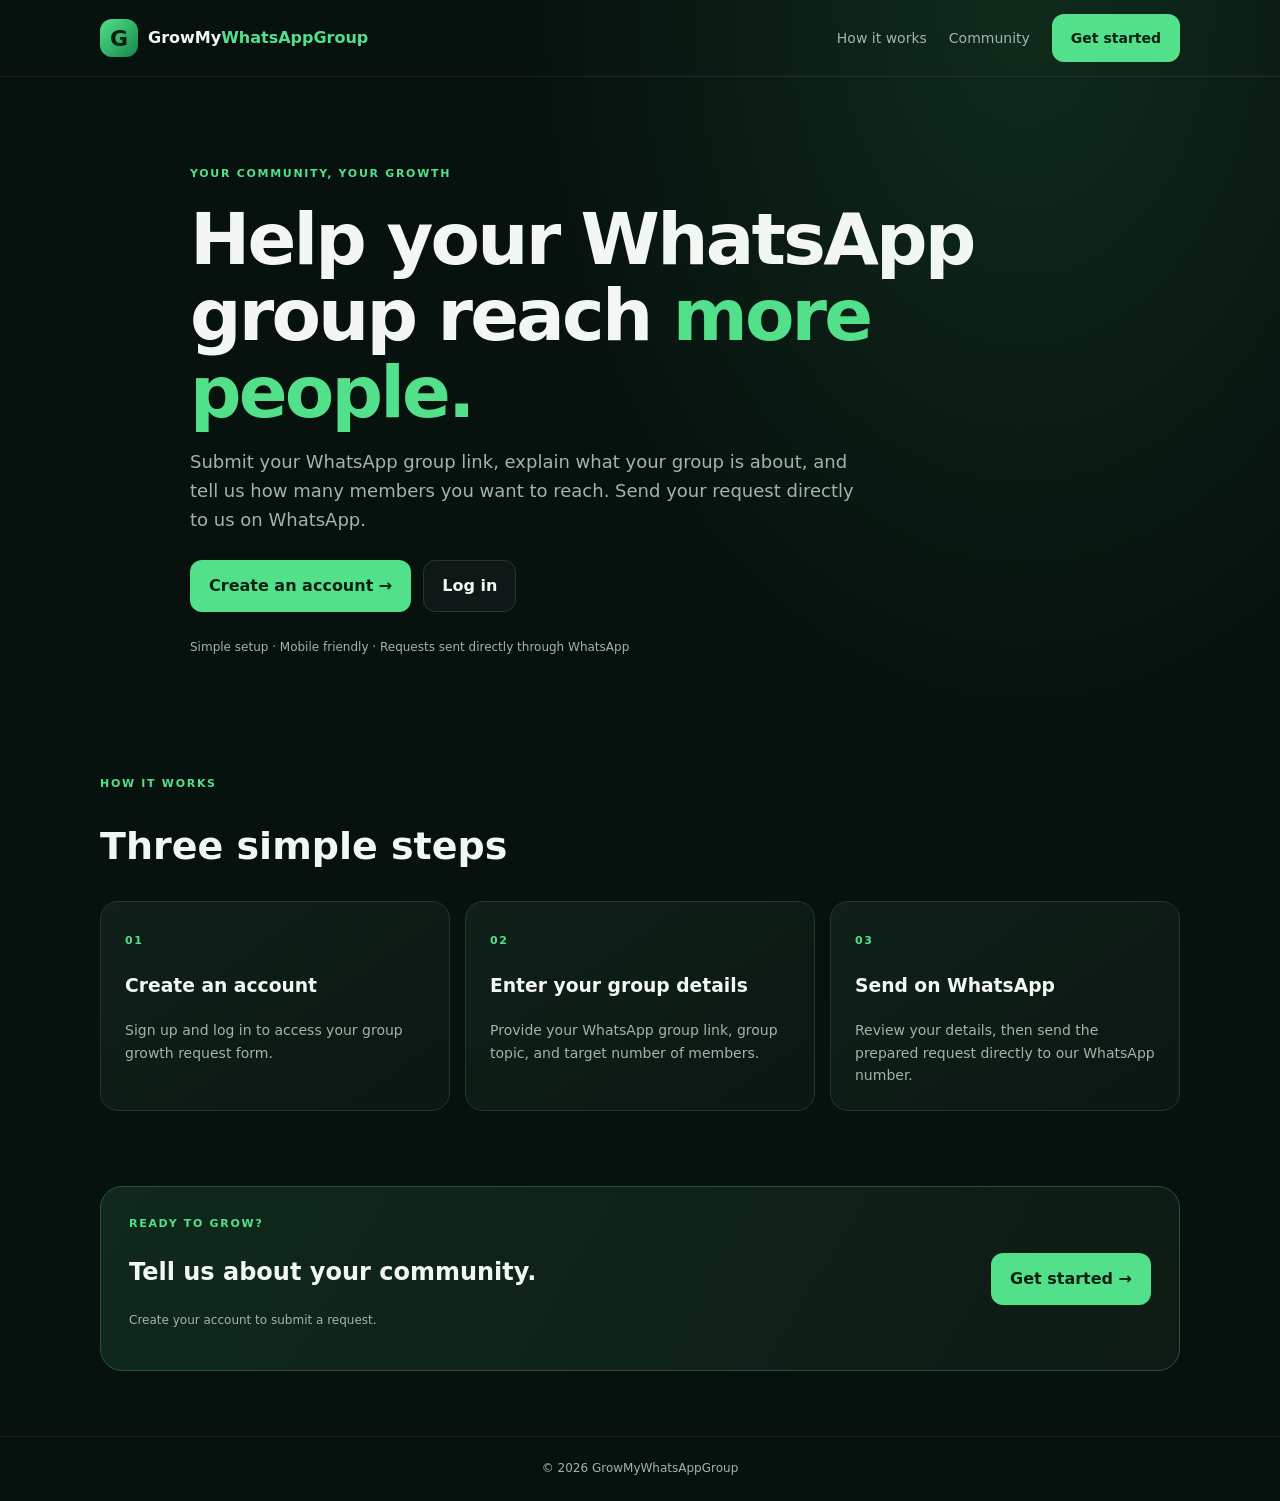
<file: index.html>
<!DOCTYPE html>
<html lang="en">
<head>
<meta charset="UTF-8">
<meta name="viewport" content="width=device-width, initial-scale=1">
<meta name="theme-color" content="#07110e">
<title>GrowMyWhatsAppGroup — Grow your community</title>
<style>
:root{--bg:#07110e;--panel:#0d1d17;--panel2:#10251b;--line:#20392d;--text:#f2f7f3;--muted:#a2b5a9;--green:#52e08b;--green2:#25b765}
*{box-sizing:border-box}html{scroll-behavior:smooth}body{margin:0;background:radial-gradient(ellipse at 80% 0%,#102b1c 0,transparent 35%),var(--bg);color:var(--text);font-family:Inter,system-ui,-apple-system,"Segoe UI",sans-serif;line-height:1.6}a{color:inherit;text-decoration:none}.wrap{width:min(1080px,calc(100% - 36px));margin:auto}.topbar{min-height:76px;padding:14px max(18px,calc((100% - 1080px)/2));display:flex;align-items:center;justify-content:space-between;border-bottom:1px solid #ffffff12;gap:18px}.brand{display:flex;align-items:center;gap:10px;font-weight:800}.mark{display:grid;place-items:center;width:38px;height:38px;border-radius:12px;background:linear-gradient(135deg,var(--green),#15884a);color:#062012;font-size:22px;font-weight:900}.topbar nav{display:flex;gap:22px;align-items:center;color:var(--muted);font-size:14px}.btn{display:inline-flex;align-items:center;justify-content:center;gap:9px;padding:12px 18px;border:1px solid transparent;border-radius:12px;font-weight:750;cursor:pointer}.primary{background:var(--green);color:#062012}.secondary{border-color:var(--line);background:#ffffff08;color:var(--text)}.hero{padding:88px 0 68px;max-width:900px}.eyebrow{color:var(--green);font-size:11px;font-weight:800;letter-spacing:1.7px}.hero h1{font-size:clamp(40px,7vw,72px);line-height:1.06;letter-spacing:-2.8px;margin:18px 0}.green{color:var(--green)}.lead{font-size:18px;color:var(--muted);max-width:680px}.actions{display:flex;gap:12px;flex-wrap:wrap;margin:26px 0}.note{font-size:12px;color:var(--muted)}.section{padding:38px 0 75px}.section h2{font-size:clamp(27px,4vw,38px);line-height:1.2}.grid{display:grid;grid-template-columns:repeat(3,1fr);gap:15px}.card{padding:24px;border:1px solid var(--line);border-radius:18px;background:linear-gradient(145deg,#102019,#0b1712)}.card p{color:var(--muted);font-size:14px;margin-bottom:0}.community{display:flex;justify-content:space-between;align-items:center;gap:24px;padding:28px;margin-bottom:65px;border:1px solid #2b513b;border-radius:22px;background:linear-gradient(120deg,#10291c,#0d1b14)}footer{border-top:1px solid #ffffff12;padding:22px 18px;color:var(--muted);font-size:12px;text-align:center}@media(max-width:650px){.topbar{padding:12px 18px}.topbar nav{gap:12px}.topbar nav a:not(.navbutton){display:none}.hero{padding:65px 0 42px}.hero h1{letter-spacing:-1.5px}.lead{font-size:16px}.grid{grid-template-columns:1fr}.community{align-items:flex-start;flex-direction:column}.section{padding:25px 0 50px}}
</style>
</head>
<body>
<header class="topbar">
<a class="brand" href="index.html"><span class="mark">G</span><span>GrowMy<span class="green">WhatsAppGroup</span></span></a>
<nav><a href="#how">How it works</a><a href="#community">Community</a><a class="btn primary navbutton" href="signup.html">Get started</a></nav>
</header>
<main>
<section class="hero wrap">
<div class="eyebrow">YOUR COMMUNITY, YOUR GROWTH</div>
<h1>Help your WhatsApp group reach <span class="green">more people.</span></h1>
<p class="lead">Submit your WhatsApp group link, explain what your group is about, and tell us how many members you want to reach. Send your request directly to us on WhatsApp.</p>
<div class="actions"><a class="btn primary" href="signup.html">Create an account →</a><a class="btn secondary" href="login.html">Log in</a></div>
<p class="note">Simple setup · Mobile friendly · Requests sent directly through WhatsApp</p>
</section>
<section class="section wrap" id="how">
<div class="eyebrow">HOW IT WORKS</div><h2>Three simple steps</h2>
<div class="grid">
<article class="card"><span class="eyebrow">01</span><h3>Create an account</h3><p>Sign up and log in to access your group growth request form.</p></article>
<article class="card"><span class="eyebrow">02</span><h3>Enter your group details</h3><p>Provide your WhatsApp group link, group topic, and target number of members.</p></article>
<article class="card"><span class="eyebrow">03</span><h3>Send on WhatsApp</h3><p>Review your details, then send the prepared request directly to our WhatsApp number.</p></article>
</div>
</section>
<section class="community wrap" id="community"><div><div class="eyebrow">READY TO GROW?</div><h2>Tell us about your community.</h2><p class="note">Create your account to submit a request.</p></div><a class="btn primary" href="signup.html">Get started →</a></section>
</main>
<footer>© <span id="year"></span> GrowMyWhatsAppGroup</footer>
<script>document.getElementById('year').textContent=new Date().getFullYear();</script>
</body>
</html>
</file>
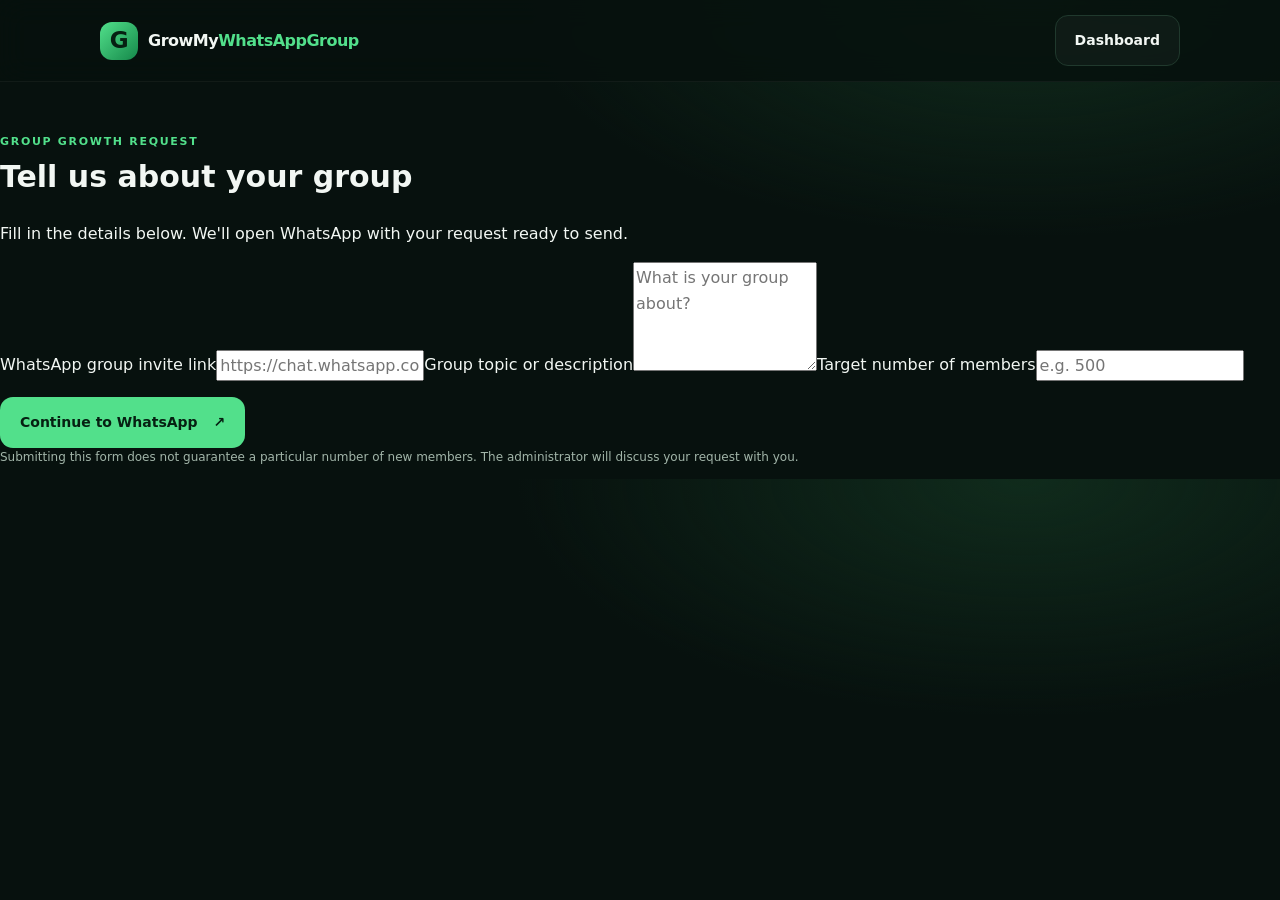
<file: grow.html>
<!DOCTYPE html>
<html lang="en"><head><meta charset="UTF-8"><meta name="viewport" content="width=device-width, initial-scale=1.0"><meta name="theme-color" content="#071b14"><title>Group growth request — GrowMyWhatsAppGroup</title><link rel="stylesheet" href="style.css"><link rel="stylesheet" href="dashboard.css"></head>
<body><header class="topbar"><a class="brand" href="dashboard.html"><span class="brand-mark">G</span><span>GrowMy<span class="green">WhatsAppGroup</span></span></a><a class="button secondary small" href="dashboard.html">Dashboard</a></header><main class="auth-shell grow-shell"><div class="auth-card"><span class="eyebrow">GROUP GROWTH REQUEST</span><h1>Tell us about your group</h1><p class="muted">Fill in the details below. We'll open WhatsApp with your request ready to send.</p>
<form id="growthForm"><label for="groupLink">WhatsApp group invite link</label><input id="groupLink" type="url" placeholder="https://chat.whatsapp.com/..." required><label for="groupTopic">Group topic or description</label><textarea id="groupTopic" rows="4" placeholder="What is your group about?" required></textarea><label for="targetMembers">Target number of members</label><input id="targetMembers" type="number" min="1" step="1" placeholder="e.g. 500" required><p id="growthMessage" class="form-message" role="status"></p><button class="button primary full" type="submit">Continue to WhatsApp <span>↗</span></button></form><p class="tiny-note">Submitting this form does not guarantee a particular number of new members. The administrator will discuss your request with you.</p></div></main><script type="module" src="grow.js"></script></body></html>
</file>
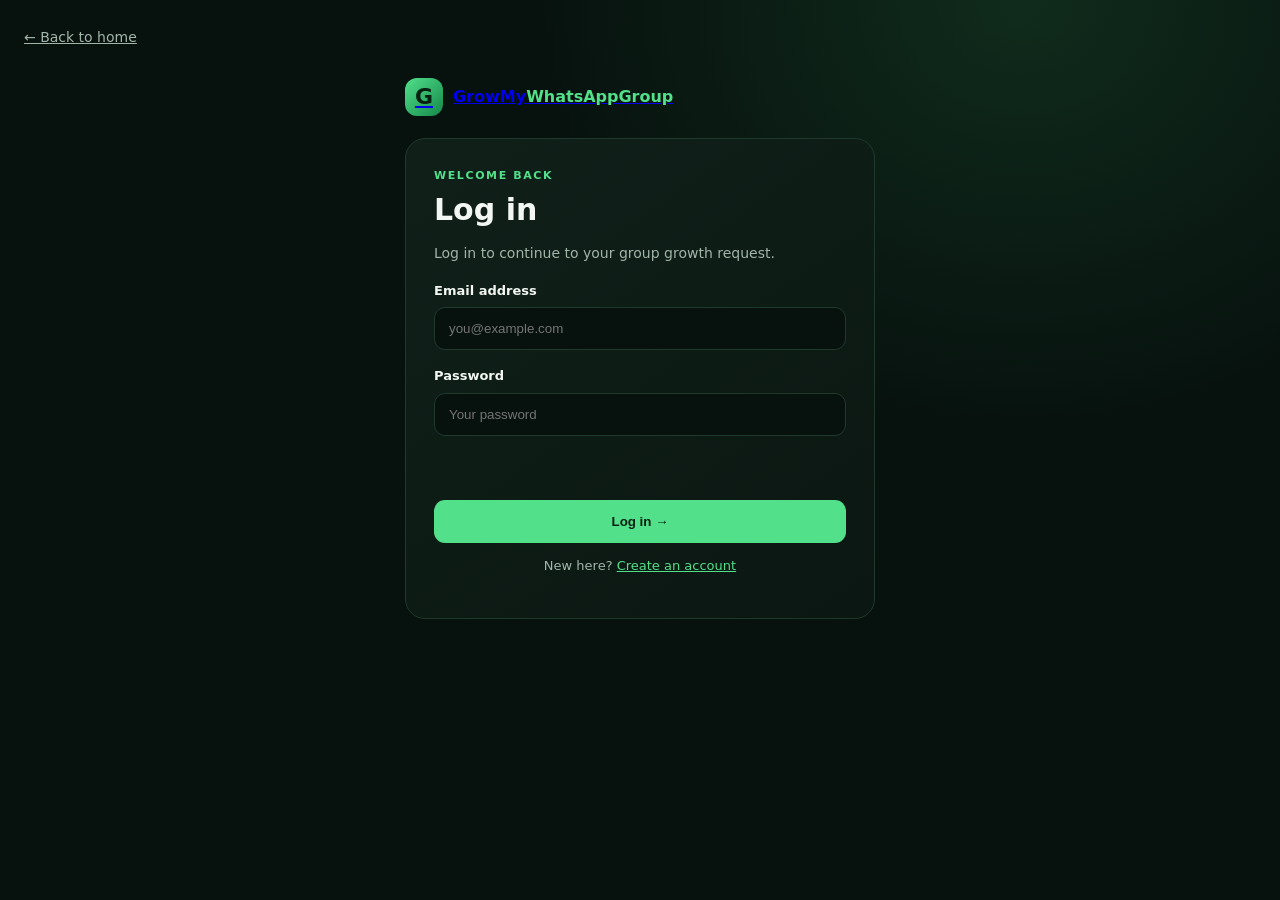
<file: login (1).html>
<!DOCTYPE html>
<html lang="en"><head><meta charset="UTF-8"><meta name="viewport" content="width=device-width,initial-scale=1"><meta name="theme-color" content="#07110e"><title>Log in — GrowMyWhatsAppGroup</title>
<style>
:root{--bg:#07110e;--line:#20392d;--text:#f2f7f3;--muted:#a2b5a9;--green:#52e08b}*{box-sizing:border-box}body{margin:0;min-height:100vh;background:radial-gradient(ellipse at 80% 0%,#102b1c 0,transparent 35%),var(--bg);color:var(--text);font-family:Inter,system-ui,-apple-system,"Segoe UI",sans-serif;line-height:1.6;padding:24px}.back{color:var(--muted);font-size:14px}.shell{width:min(470px,100%);margin:28px auto}.brand{display:flex;align-items:center;gap:10px;font-weight:800;margin-bottom:22px}.mark{display:grid;place-items:center;width:38px;height:38px;border-radius:12px;background:linear-gradient(135deg,var(--green),#15884a);color:#062012;font-size:22px;font-weight:900}.green{color:var(--green)}.card{border:1px solid var(--line);background:linear-gradient(145deg,#102019,#0b1712);padding:28px;border-radius:20px}.eyebrow{font-size:11px;font-weight:800;letter-spacing:1.6px;color:var(--green)}h1{font-size:30px;line-height:1.2;margin:8px 0}p{color:var(--muted);font-size:14px}label{display:block;font-size:13px;font-weight:700;margin:16px 0 6px}input{width:100%;padding:13px 14px;border-radius:11px;border:1px solid var(--line);background:#07110e;color:var(--text);outline:none}input:focus{border-color:var(--green)}.btn{width:100%;border:0;border-radius:11px;background:var(--green);color:#062012;font-weight:800;padding:14px;margin-top:20px;cursor:pointer}.message{font-size:13px;color:#ffb5a8;min-height:18px}.switch{text-align:center;font-size:13px}.switch a{color:var(--green)}
</style></head><body><a class="back" href="index.html">← Back to home</a><main class="shell"><a class="brand" href="index.html"><span class="mark">G</span><span>GrowMy<span class="green">WhatsAppGroup</span></span></a><section class="card"><div class="eyebrow">WELCOME BACK</div><h1>Log in</h1><p>Log in to continue to your group growth request.</p><form id="loginForm"><label for="email">Email address</label><input id="email" type="email" autocomplete="email" required placeholder="you@example.com"><label for="password">Password</label><input id="password" type="password" autocomplete="current-password" required placeholder="Your password"><p id="message" class="message" role="status"></p><button class="btn" type="submit">Log in →</button></form><p class="switch">New here? <a href="signup.html">Create an account</a></p></section></main>
<script>
document.getElementById('loginForm').addEventListener('submit',function(e){e.preventDefault();const account=JSON.parse(localStorage.getItem('gwwg_demo_account')||'null'),email=document.getElementById('email').value.trim().toLowerCase(),password=document.getElementById('password').value,msg=document.getElementById('message');if(!account){msg.textContent='No demo account found in this browser. Please sign up first.';return}if(account.email!==email||account.password!==password){msg.textContent='Email or password is incorrect.';return}localStorage.setItem('gwwg_logged_in',email);window.location.href='dashboard.html';});
</script></body></html>
</file>
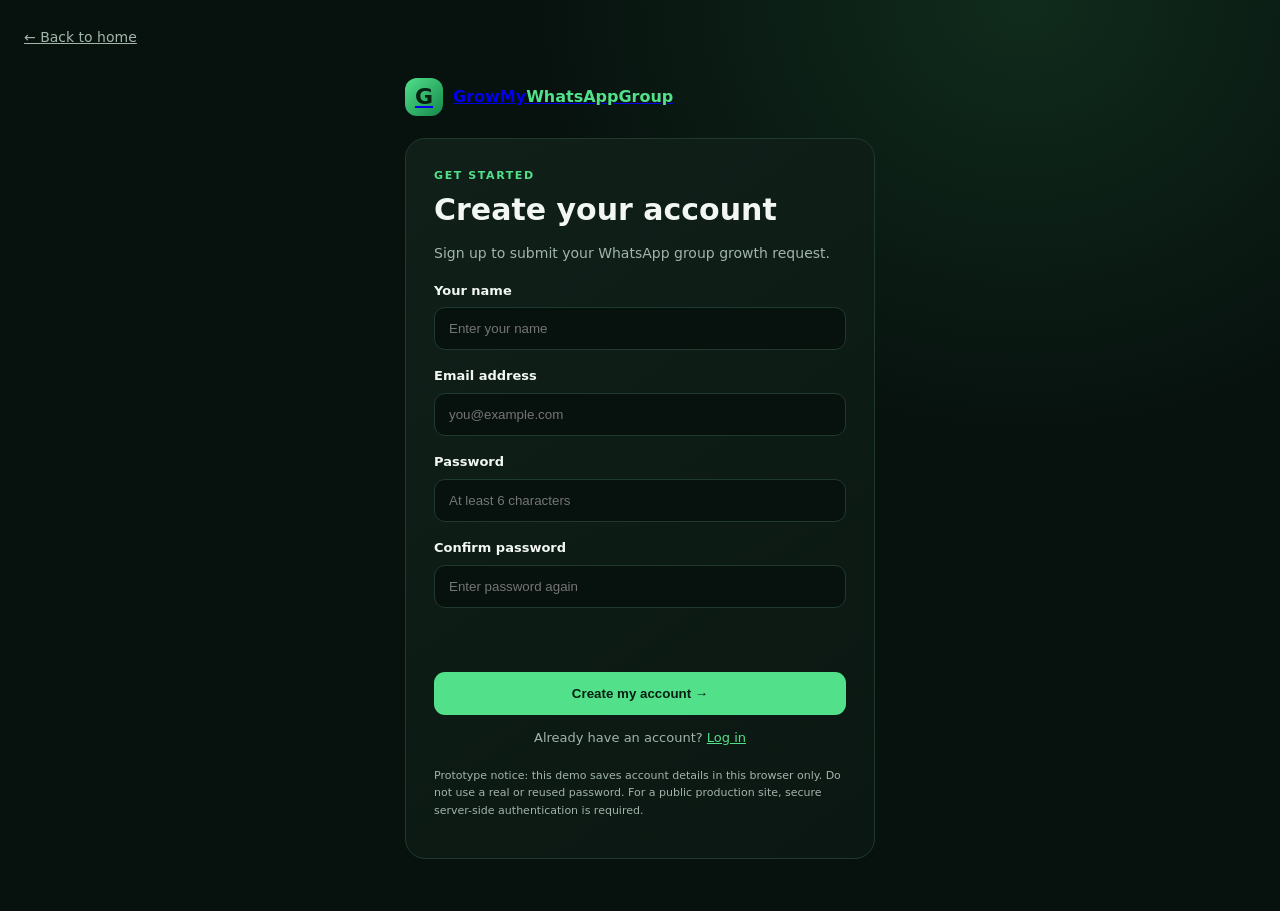
<file: signup.html>
<!DOCTYPE html>
<html lang="en"><head><meta charset="UTF-8"><meta name="viewport" content="width=device-width,initial-scale=1"><meta name="theme-color" content="#07110e"><title>Create account — GrowMyWhatsAppGroup</title>
<style>
:root{--bg:#07110e;--panel:#0d1d17;--line:#20392d;--text:#f2f7f3;--muted:#a2b5a9;--green:#52e08b}*{box-sizing:border-box}body{margin:0;min-height:100vh;background:radial-gradient(ellipse at 80% 0%,#102b1c 0,transparent 35%),var(--bg);color:var(--text);font-family:Inter,system-ui,-apple-system,"Segoe UI",sans-serif;line-height:1.6;padding:24px}.back{color:var(--muted);font-size:14px}.shell{width:min(470px,100%);margin:28px auto}.brand{display:flex;align-items:center;gap:10px;font-weight:800;margin-bottom:22px}.mark{display:grid;place-items:center;width:38px;height:38px;border-radius:12px;background:linear-gradient(135deg,var(--green),#15884a);color:#062012;font-size:22px;font-weight:900}.green{color:var(--green)}.card{border:1px solid var(--line);background:linear-gradient(145deg,#102019,#0b1712);padding:28px;border-radius:20px}.eyebrow{font-size:11px;font-weight:800;letter-spacing:1.6px;color:var(--green)}h1{font-size:30px;line-height:1.2;margin:8px 0}p{color:var(--muted);font-size:14px}label{display:block;font-size:13px;font-weight:700;margin:16px 0 6px}input{width:100%;padding:13px 14px;border-radius:11px;border:1px solid var(--line);background:#07110e;color:var(--text);outline:none}input:focus{border-color:var(--green)}.btn{width:100%;border:0;border-radius:11px;background:var(--green);color:#062012;font-weight:800;padding:14px;margin-top:20px;cursor:pointer}.message{font-size:13px;color:var(--green);min-height:18px}.switch{text-align:center;font-size:13px}.switch a{color:var(--green)}.warning{font-size:11px;color:var(--muted);margin-top:18px}
</style></head>
<body><a class="back" href="index.html">← Back to home</a><main class="shell"><a class="brand" href="index.html"><span class="mark">G</span><span>GrowMy<span class="green">WhatsAppGroup</span></span></a><section class="card"><div class="eyebrow">GET STARTED</div><h1>Create your account</h1><p>Sign up to submit your WhatsApp group growth request.</p>
<form id="signupForm"><label for="name">Your name</label><input id="name" autocomplete="name" required maxlength="80" placeholder="Enter your name"><label for="email">Email address</label><input id="email" type="email" autocomplete="email" required placeholder="you@example.com"><label for="password">Password</label><input id="password" type="password" autocomplete="new-password" minlength="6" required placeholder="At least 6 characters"><label for="confirm">Confirm password</label><input id="confirm" type="password" autocomplete="new-password" minlength="6" required placeholder="Enter password again"><p class="message" id="message" role="status"></p><button class="btn" type="submit">Create my account →</button></form>
<p class="switch">Already have an account? <a href="login.html">Log in</a></p><p class="warning">Prototype notice: this demo saves account details in this browser only. Do not use a real or reused password. For a public production site, secure server-side authentication is required.</p>
</section></main>
<script>
const key='gwwg_demo_account';
document.getElementById('signupForm').addEventListener('submit',function(e){e.preventDefault();const name=document.getElementById('name').value.trim(),email=document.getElementById('email').value.trim().toLowerCase(),password=document.getElementById('password').value,confirm=document.getElementById('confirm').value,msg=document.getElementById('message');if(password!==confirm){msg.textContent='The passwords do not match.';return}if(password.length<6){msg.textContent='Use at least 6 characters for the password.';return}localStorage.setItem(key,JSON.stringify({name,email,password}));localStorage.setItem('gwwg_logged_in',email);window.location.href='dashboard.html';});
</script></body></html>
</file>
<file: style.css>
:root{--bg:#07110e;--panel:#0d1d17;--panel2:#10251b;--line:#20392d;--text:#f2f7f3;--muted:#a2b5a9;--green:#52e08b;--green2:#25b765;--radius:22px}*{box-sizing:border-box}html{scroll-behavior:smooth}body{margin:0;background:radial-gradient(ellipse at 80% 0%,#102b1c 0,transparent 35%),var(--bg);color:var(--text);font-family:Inter,ui-sans-serif,system-ui,-apple-system,BlinkMacSystemFont,"Segoe UI",sans-serif;line-height:1.6}a{color:inherit;text-decoration:none}button,input,textarea{font:inherit}.green{color:var(--green)}.wrap{width:min(1080px,calc(100% - 40px));margin-inline:auto}.topbar{height:82px;padding:0 max(24px,calc((100% - 1080px)/2));display:flex;align-items:center;justify-content:space-between;border-bottom:1px solid #ffffff0c;background:#07110ed9;backdrop-filter:blur(14px);gap:18px}.brand{display:inline-flex;align-items:center;gap:10px;font-weight:800;letter-spacing:-.5px}.brand-mark{display:grid;place-items:center;width:38px;height:38px;border-radius:12px;background:linear-gradient(135deg,var(--green),#15884a);color:#062012;font-weight:900;font-size:23px}.topbar nav{display:flex;align-items:center;gap:28px;color:var(--muted);font-size:14px}.topbar nav a:hover,.site-footer a:hover{color:var(--green)}.nav-cta{padding:10px 15px;border:1px solid var(--line);border-radius:12px;color:var(--text)!important}.hero{padding:100px 0 70px;max-width:900px}.eyebrow{font-size:11px;font-weight:800;letter-spacing:1.7px;color:var(--green);display:inline-flex;align-items:center;gap:9px}.dot{width:7px;height:7px;border-radius:50%;background:var(--green);box-shadow:0 0 14px var(--green)}h1,h2,h3,p{margin-top:0}.hero h1{font-size:clamp(42px,7vw,76px);line-height:1.05;letter-spacing:-3px;max-width:820px;margin:22px 0}.hero-copy{font-size:18px;color:var(--muted);max-width:650px}.hero-actions{display:flex;gap:12px;flex-wrap:wrap;margin:28px 0 17px}.button{display:inline-flex;align-items:center;justify-content:center;gap:16px;padding:13px 19px;border-radius:13px;border:1px solid transparent;font-weight:750;font-size:14px;cursor:pointer;transition:transform .18s,background .18s}.button:hover{transform:translateY(-2px)}.primary{background:var(--green);color:#062012}.primary:hover{background:#73eba1}.secondary{background:#ffffff08;border-color:var(--line);color:var(--text)}.hero-note,.tiny-note{font-size:12px;color:var(--muted)}.hero-card{margin-top:45px;max-width:510px;border:1px solid var(--line);border-radius:18px;padding:18px;display:flex;align-items:center;gap:14px;background:linear-gradient(120deg,#10251b,#0b1812)}.card-icon{width:43px;height:43px;border-radius:13px;background:#1c4a30;color:var(--green);display:grid;place-items:center;font-size:24px}.hero-card strong{font-size:14px}.hero-card p{margin:3px 0 0;color:var(--muted);font-size:12px}.hero-card>a{margin-left:auto;color:var(--green);font-size:23px}.section{padding:50px 0 80px}.section-heading{text-align:center;margin-bottom:27px}.section-heading h2,.community h2{font-size:clamp(27px,4vw,40px);line-height:1.15;letter-spacing:-1.2px;margin:10px 0}.steps{display:grid;grid-template-columns:repeat(3,1fr);gap:15px}.feature-card{padding:25px;border:1px solid var(--line);border-radius:18px;background:linear-gradient(145deg,#102019,#0b1712)}.step-no{font-size:12px;font-weight:800;color:var(--green)}.feature-card h3{font-size:18px;margin:22px 0 8px}.feature-card p,.community p{font-size:14px;color:var(--muted);margin-bottom:0}.community{display:flex;align-items:center;justify-content:space-between;gap:25px;padding:30px;margin-bottom:70px;border:1px solid #2b513b;border-radius:24px;background:linear-gradient(120deg,#10291c,#0d1b14)}.community>div{max-width:610px}.community .button{flex-shrink:0}.site-footer{border-top:1px solid #ffffff12;display:flex;justify-content:space-between;padding:24px max(24px,calc((100% - 1080px)/2));font-size:12px;color:var(--muted)}@media(max-width:650px){.topbar{height:70px;padding:0 18px}.topbar nav{gap:12px}.topbar nav>a:not(.nav-cta){display:none}.brand{font-size:13px}.brand-mark{width:34px;height:34px}.hero{padding:72px 0 45px}.hero h1{letter-spacing:-1.8px}.hero-copy{font-size:16px}.steps{grid-template-columns:1fr}.feature-card{padding:22px}.section{padding:35px 0 55px}.community{align-items:flex-start;flex-direction:column;padding:24px;margin-bottom:40px}.site-footer{padding:20px;gap:12px}}
</file>
<file: dashboard.css>
.dashboard-wrap{padding-top:55px;padding-bottom:70px}.welcome-row{display:flex;justify-content:space-between;align-items:center;gap:20px;margin-bottom:35px}.welcome-row h1{font-size:clamp(27px,5vw,42px);letter-spacing:-1.3px;margin:8px 0}.welcome-row p{font-size:14px;margin-bottom:0}.avatar{display:grid;place-items:center;width:52px;height:52px;border-radius:17px;background:#174b2d;color:var(--green);font-size:25px;font-weight:900}.dashboard-hero{padding:clamp(25px,5vw,48px);border:1px solid #2c6542;border-radius:25px;background:radial-gradient(ellipse at 90% 0%,#1b5935,transparent 45%),linear-gradient(120deg,#102b1c,#0c1a12);margin-bottom:24px}.dashboard-hero h2{font-size:clamp(28px,5vw,45px);letter-spacing:-1.3px;line-height:1.13;max-width:650px;margin:13px 0}.dashboard-hero p{color:var(--muted);max-width:650px;font-size:15px;margin-bottom:24px}.dashboard-community{margin-bottom:0}.grow-shell{margin-top:45px}.grow-shell .auth-card h1{font-size:30px}.grow-shell textarea{resize:vertical;min-height:105px}.dashboard-wrap .community h2{margin-top:10px}@media(max-width:550px){.dashboard-wrap{padding-top:35px}.welcome-row{align-items:flex-start}.avatar{width:42px;height:42px}.dashboard-hero{border-radius:20px}}
</file>
